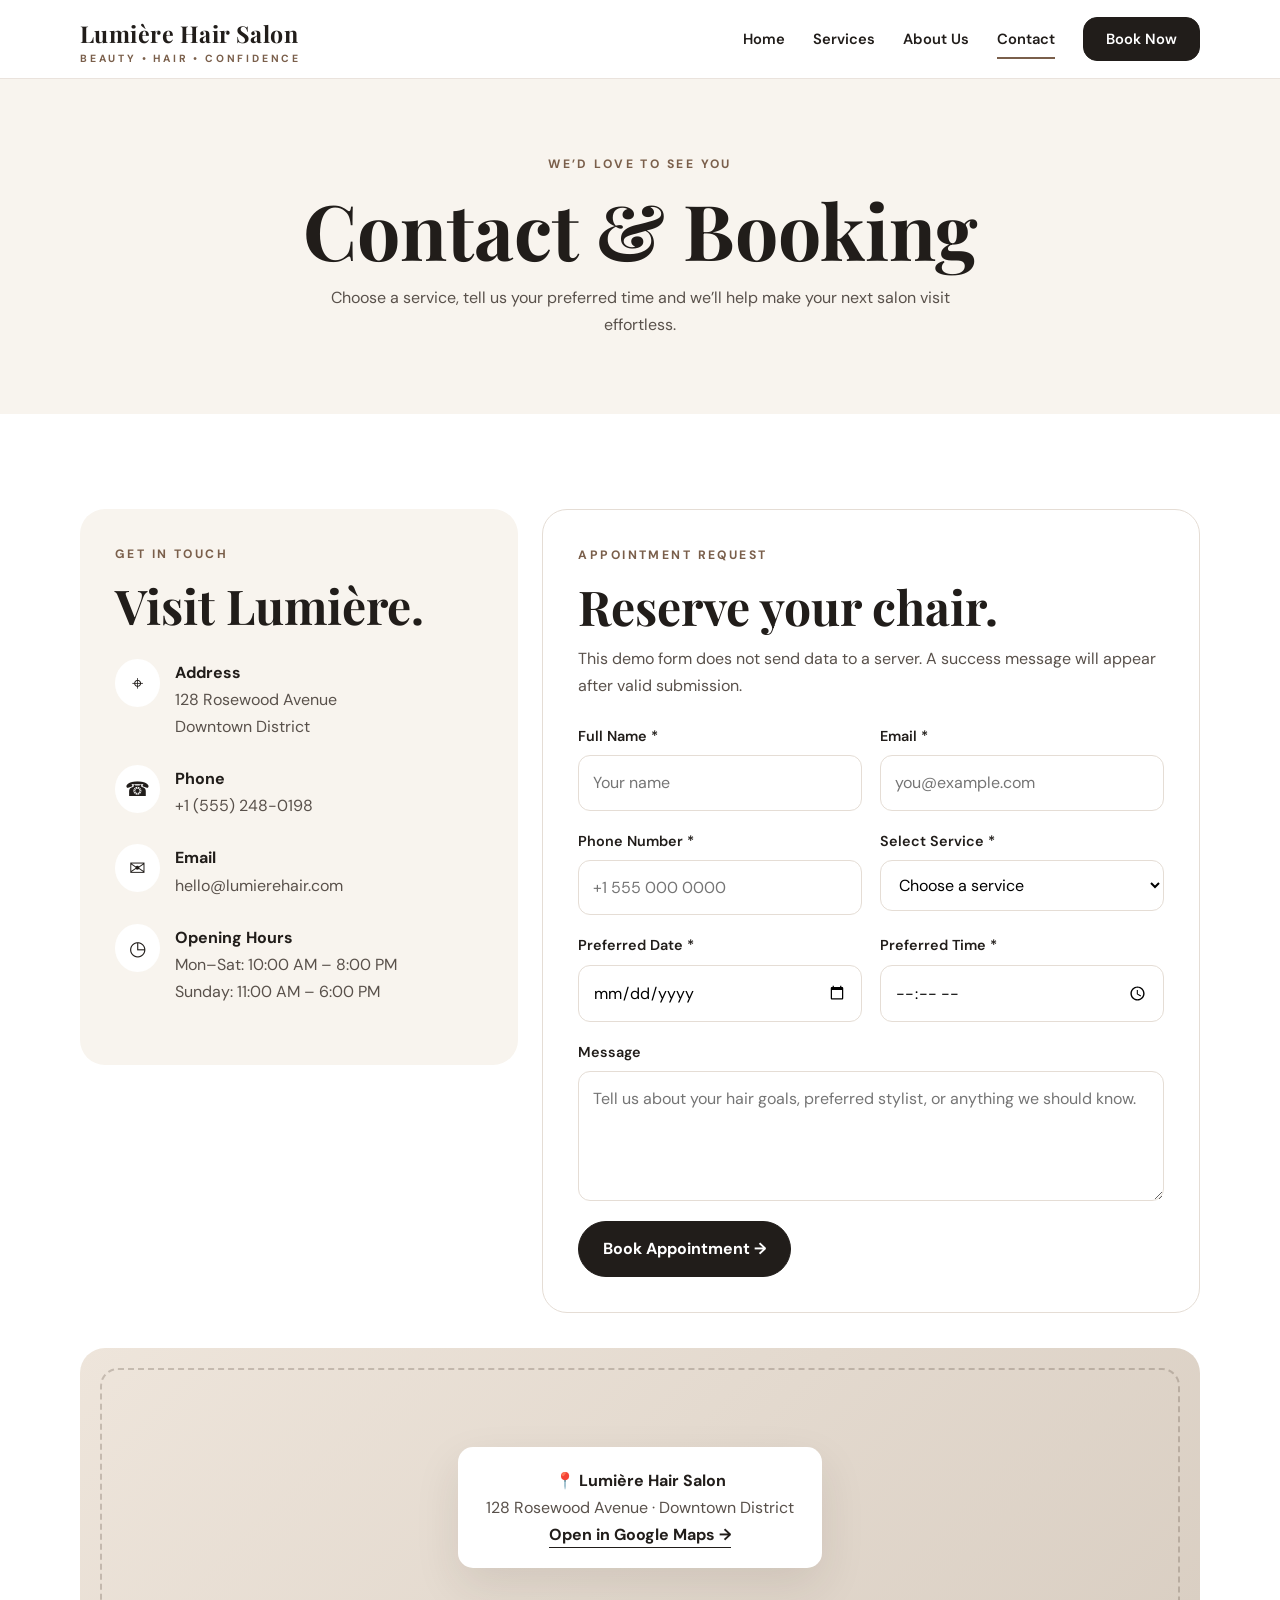
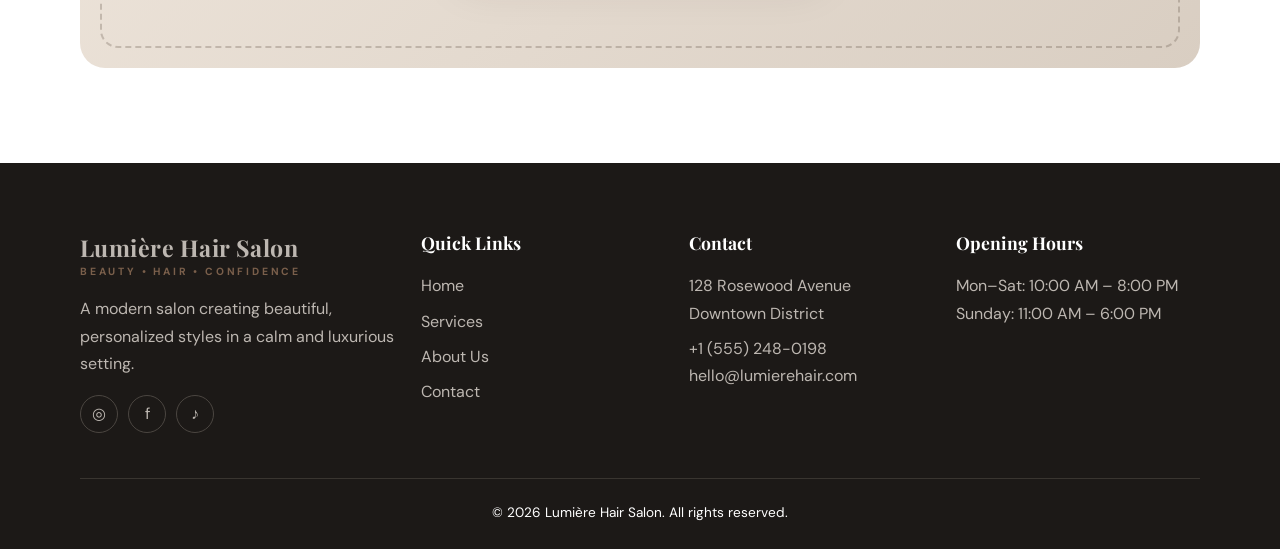
<file: hair-salon/contact.html>
<!DOCTYPE html>
<html lang="en">
<head>
  <meta charset="UTF-8">
  <meta name="viewport" content="width=device-width, initial-scale=1.0">
  <meta name="description" content="Lumière Hair Salon — modern haircuts, coloring, treatments and styling.">
  <title>Contact & Booking | Lumière Hair Salon</title>
  <link rel="stylesheet" href="css/style.css">
</head>
<body>
<nav class="navbar">
  <div class="container nav-inner">
    <a class="brand" href="index.html">Lumière Hair Salon<span>Beauty • Hair • Confidence</span></a>
    <button class="menu-toggle" aria-label="Open navigation" aria-expanded="false">☰</button>
    <div class="nav-links">
      <a class="" href="index.html">Home</a><a class="" href="services.html">Services</a><a class="" href="about.html">About Us</a><a class="active" href="contact.html">Contact</a>
      <a class="btn btn-dark" href="contact.html">Book Now</a>
    </div>
  </div>
</nav>
<main>
<section class="page-hero"><div class="container reveal"><div class="eyebrow">We’d Love To See You</div><h1>Contact & Booking</h1><p>Choose a service, tell us your preferred time and we’ll help make your next salon visit effortless.</p></div></section>
<section class="section"><div class="container contact-grid">
  <aside class="contact-info reveal">
    <div class="eyebrow">Get In Touch</div><h2>Visit Lumière.</h2>
    <div class="contact-item"><div class="icon">⌖</div><div><strong>Address</strong><p>128 Rosewood Avenue<br>Downtown District</p></div></div>
    <div class="contact-item"><div class="icon">☎</div><div><strong>Phone</strong><p>+1 (555) 248-0198</p></div></div>
    <div class="contact-item"><div class="icon">✉</div><div><strong>Email</strong><p>hello@lumierehair.com</p></div></div>
    <div class="contact-item"><div class="icon">◷</div><div><strong>Opening Hours</strong><p>Mon–Sat: 10:00 AM – 8:00 PM<br>Sunday: 11:00 AM – 6:00 PM</p></div></div>
  </aside>

  <div class="form-card reveal">
    <div class="eyebrow">Appointment Request</div><h2>Reserve your chair.</h2><p style="margin:10px 0 25px">This demo form does not send data to a server. A success message will appear after valid submission.</p>
    <form id="appointmentForm" novalidate>
      <div class="form-grid">
        <div class="field"><label for="name">Full Name *</label><input id="name" name="name" type="text" placeholder="Your name" required></div>
        <div class="field"><label for="email">Email *</label><input id="email" name="email" type="email" placeholder="you@example.com" required></div>
        <div class="field"><label for="phone">Phone Number *</label><input id="phone" name="phone" type="tel" placeholder="+1 555 000 0000" required></div>
        <div class="field"><label for="service">Select Service *</label><select id="service" name="service" required><option value="">Choose a service</option><option>Women’s Haircut — $30</option><option>Men’s Haircut — $20</option><option>Full Color — $70+</option><option>Highlights — $90+</option><option>Balayage — $120+</option><option>Root Touch-Up — $50+</option><option>Keratin Treatment — $100+</option><option>Hair Spa — $60</option><option>Deep Conditioning — $40</option><option>Blow Dry — $30</option><option>Hair Styling — $45+</option><option>Special Occasion Styling — $70+</option></select></div>
        <div class="field"><label for="date">Preferred Date *</label><input id="date" name="date" type="date" required></div>
        <div class="field"><label for="time">Preferred Time *</label><input id="time" name="time" type="time" required></div>
        <div class="field full"><label for="message">Message</label><textarea id="message" name="message" placeholder="Tell us about your hair goals, preferred stylist, or anything we should know."></textarea></div>
      </div>
      <button class="btn btn-dark" type="submit">Book Appointment →</button>
      <div id="formMessage" class="form-message" role="status"></div>
    </form>
  </div>
</div>
<div class="container"><div class="map reveal"><div class="map-content"><strong>📍 Lumière Hair Salon</strong><p>128 Rosewood Avenue · Downtown District</p><a class="text-link" href="https://www.google.com/maps/search/?api=1&query=128+Rosewood+Avenue" target="_blank" rel="noopener">Open in Google Maps →</a></div></div></div>
</section>
</main>
<footer>
  <div class="container">
    <div class="footer-grid">
      <div>
        <a class="brand" href="index.html">Lumière Hair Salon<span>Beauty • Hair • Confidence</span></a>
        <p style="margin-top:18px">A modern salon creating beautiful, personalized styles in a calm and luxurious setting.</p>
        <div class="socials"><a href="#" aria-label="Instagram">◎</a><a href="#" aria-label="Facebook">f</a><a href="#" aria-label="TikTok">♪</a></div>
      </div>
      <div><h3>Quick Links</h3><ul><li><a href="index.html">Home</a></li><li><a href="services.html">Services</a></li><li><a href="about.html">About Us</a></li><li><a href="contact.html">Contact</a></li></ul></div>
      <div><h3>Contact</h3><p>128 Rosewood Avenue<br>Downtown District</p><p style="margin-top:8px">+1 (555) 248-0198<br>hello@lumierehair.com</p></div>
      <div><h3>Opening Hours</h3><p>Mon–Sat: 10:00 AM – 8:00 PM</p><p>Sunday: 11:00 AM – 6:00 PM</p></div>
    </div>
    <div class="copyright">© 2026 Lumière Hair Salon. All rights reserved.</div>
  </div>
</footer>
<script src="js/script.js"></script></body></html>
</file>
<file: hair-salon/css/style.css>
@import url("https://fonts.googleapis.com/css2?family=DM+Sans:wght@400;500;600;700&family=Playfair+Display:wght@500;600;700&display=swap");

:root {
  --cream: #f8f4ee;
  --beige: #e9ddd0;
  --sand: #d7c3af;
  --brown: #7a5f4b;
  --dark: #211d1a;
  --muted: #6f6862;
  --white: #fff;
  --line: #e5ddd5;
  --shadow: 0 18px 45px rgba(45, 35, 28, 0.1);
  --radius: 22px;
}
* {
  box-sizing: border-box;
  margin: 0;
  padding: 0;
}
html {
  scroll-behavior: smooth;
}
body {
  font-family: "DM Sans", sans-serif;
  color: var(--dark);
  background: #fff;
  line-height: 1.7;
}
img {
  max-width: 100%;
  display: block;
}
a {
  text-decoration: none;
  color: inherit;
}
button,
input,
select,
textarea {
  font: inherit;
}
.container {
  width: min(1120px, 92%);
  margin: auto;
}
h1,
h2,
h3,
.brand {
  font-family: "Playfair Display", serif;
}
h1 {
  font-size: clamp(2.7rem, 6vw, 5.3rem);
  line-height: 1.05;
}
h2 {
  font-size: clamp(2rem, 4vw, 3rem);
  line-height: 1.15;
}
h3 {
  font-size: 1.35rem;
}
p {
  color: var(--muted);
}
.section {
  padding: 95px 0;
}
.eyebrow {
  text-transform: uppercase;
  letter-spacing: 0.2em;
  font-size: 0.76rem;
  font-weight: 700;
  color: var(--brown);
  margin-bottom: 14px;
}
.section-heading {
  text-align: center;
  max-width: 680px;
  margin: 0 auto 50px;
}
.section-heading p {
  margin-top: 15px;
}
.btn {
  display: inline-flex;
  align-items: center;
  justify-content: center;
  gap: 8px;
  padding: 13px 24px;
  border-radius: 999px;
  border: 1px solid var(--dark);
  font-weight: 700;
  transition: 0.25s ease;
  cursor: pointer;
}
.btn-dark {
  background: var(--dark);
  color: #fff;
}
.btn-dark:hover {
  transform: translateY(-3px);
  box-shadow: 0 10px 25px rgba(0, 0, 0, 0.16);
}
.btn-light {
  background: #fff;
}
.btn-light:hover {
  background: var(--cream);
  transform: translateY(-3px);
}
.navbar {
  position: sticky;
  top: 0;
  z-index: 1000;
  background: rgba(255, 255, 255, 0.92);
  backdrop-filter: blur(12px);
  border-bottom: 1px solid rgba(229, 221, 213, 0.8);
}
.nav-inner {
  height: 78px;
  display: flex;
  align-items: center;
  justify-content: space-between;
}
.brand {
  font-size: 1.45rem;
  font-weight: 700;
  letter-spacing: 0.02em;
}
.brand span {
  font-family: "DM Sans";
  font-size: 0.65rem;
  display: block;
  letter-spacing: 0.27em;
  text-transform: uppercase;
  color: var(--brown);
  line-height: 1;
}
.nav-links {
  display: flex;
  gap: 28px;
  align-items: center;
}
.nav-links a {
  font-size: 0.92rem;
  font-weight: 600;
  position: relative;
  padding: 27px 0;
}
.nav-links a:after {
  content: "";
  position: absolute;
  left: 0;
  bottom: 20px;
  width: 0;
  height: 2px;
  background: var(--brown);
  transition: 0.25s;
}
.nav-links a:hover:after,
.nav-links a.active:after {
  width: 100%;
}
.menu-toggle {
  display: none;
  background: none;
  border: 0;
  font-size: 1.6rem;
  cursor: pointer;
}
.hero {
  background: var(--cream);
  padding: 72px 0 85px;
  overflow: hidden;
}
.hero-grid {
  display: grid;
  grid-template-columns: 1.02fr 0.98fr;
  align-items: center;
  gap: 55px;
}
.hero-copy p {
  font-size: 1.08rem;
  max-width: 560px;
  margin: 25px 0 30px;
}
.hero-actions {
  display: flex;
  gap: 12px;
  flex-wrap: wrap;
}
.hero-image {
  position: relative;
}
.hero-image img {
  width: 100%;
  height: 620px;
  object-fit: cover;
  border-radius: 170px 170px 25px 25px;
  box-shadow: var(--shadow);
}
.hero-badge {
  position: absolute;
  bottom: 28px;
  left: -25px;
  background: #fff;
  padding: 18px 22px;
  border-radius: 16px;
  box-shadow: var(--shadow);
  font-weight: 700;
}
.hero-badge small {
  display: block;
  color: var(--brown);
  font-weight: 500;
}
.feature-grid,
.service-grid,
.team-grid,
.stats-grid,
.footer-grid,
.contact-grid {
  display: grid;
  gap: 24px;
}
.feature-grid {
  grid-template-columns: repeat(4, 1fr);
}
.feature-card {
  padding: 28px;
  background: var(--cream);
  border-radius: var(--radius);
  transition: 0.25s;
}
.feature-card:hover,
.service-card:hover,
.team-card:hover {
  transform: translateY(-6px);
  box-shadow: var(--shadow);
}
.icon {
  width: 48px;
  height: 48px;
  border-radius: 50%;
  background: #fff;
  display: grid;
  place-items: center;
  font-size: 1.25rem;
  margin-bottom: 20px;
}
.service-grid {
  grid-template-columns: repeat(3, 1fr);
}
.service-card {
  border: 1px solid var(--line);
  border-radius: var(--radius);
  overflow: hidden;
  background: #fff;
  transition: 0.25s;
}
.service-card img {
  height: 220px;
  width: 100%;
  object-fit: cover;
}
.service-content {
  padding: 25px;
}
.price {
  color: var(--brown);
  font-weight: 700;
  display: block;
  margin: 10px 0 16px;
}
.text-link {
  font-weight: 700;
  border-bottom: 1px solid var(--dark);
  padding-bottom: 2px;
}
.testimonials {
  background: var(--dark);
  color: #fff;
}
.testimonials p {
  color: #ddd;
}
.testimonial-grid {
  display: grid;
  grid-template-columns: repeat(3, 1fr);
  gap: 24px;
}
.quote {
  padding: 30px;
  border: 1px solid rgba(255, 255, 255, 0.16);
  border-radius: var(--radius);
}
.stars {
  color: #d7b58f;
  letter-spacing: 4px;
  margin-bottom: 16px;
}
.quote strong {
  display: block;
  margin-top: 20px;
}
.cta {
  background: var(--beige);
  text-align: center;
  border-radius: 35px;
  padding: 65px 25px;
}
.page-hero {
  background: var(--cream);
  padding: 75px 0;
  text-align: center;
}
.page-hero p {
  max-width: 620px;
  margin: 15px auto 0;
}
.category {
  margin-bottom: 65px;
}
.category-title {
  display: flex;
  align-items: center;
  gap: 15px;
  margin-bottom: 24px;
}
.category-title:after {
  content: "";
  height: 1px;
  background: var(--line);
  flex: 1;
}
.service-list {
  display: grid;
  grid-template-columns: repeat(2, 1fr);
  gap: 18px;
}
.service-row {
  display: grid;
  grid-template-columns: 70px 1fr auto;
  gap: 18px;
  align-items: center;
  padding: 20px;
  border: 1px solid var(--line);
  border-radius: 18px;
}
.service-row .mini-icon {
  width: 65px;
  height: 65px;
  border-radius: 15px;
  object-fit: cover;
}
.service-row h3 {
  font-size: 1.15rem;
}
.service-row p {
  font-size: 0.9rem;
}
.service-price {
  font-weight: 700;
  color: var(--brown);
  white-space: nowrap;
}
.about-grid {
  display: grid;
  grid-template-columns: 1fr 1fr;
  gap: 60px;
  align-items: center;
}
.about-image {
  height: 560px;
  width: 100%;
  object-fit: cover;
  border-radius: 28px;
}
.about-copy p {
  margin: 18px 0;
}
.stats-grid {
  grid-template-columns: repeat(3, 1fr);
  margin-top: 35px;
}
.stat {
  padding: 22px 0;
  border-top: 1px solid var(--line);
}
.stat strong {
  font-family: "Playfair Display";
  font-size: 2.2rem;
  display: block;
}
.team-grid {
  grid-template-columns: repeat(4, 1fr);
}
.team-card {
  background: var(--cream);
  border-radius: 22px;
  overflow: hidden;
  transition: 0.25s;
}
.team-card img {
  height: 300px;
  width: 100%;
  object-fit: cover;
}
.team-info {
  padding: 20px;
}
.team-info p {
  font-size: 0.9rem;
}
.contact-grid {
  grid-template-columns: 0.8fr 1.2fr;
  align-items: start;
}
.contact-info {
  background: var(--cream);
  padding: 35px;
  border-radius: 25px;
}
.contact-item {
  display: flex;
  gap: 15px;
  margin: 25px 0;
}
.contact-item .icon {
  flex: 0 0 45px;
  margin: 0;
}
.form-card {
  padding: 35px;
  border: 1px solid var(--line);
  border-radius: 25px;
}
.form-grid {
  display: grid;
  grid-template-columns: 1fr 1fr;
  gap: 18px;
}
.field {
  display: flex;
  flex-direction: column;
  gap: 7px;
}
.field.full {
  grid-column: 1/-1;
}
label {
  font-weight: 600;
  font-size: 0.9rem;
}
input,
select,
textarea {
  width: 100%;
  border: 1px solid var(--line);
  border-radius: 12px;
  padding: 13px 14px;
  background: #fff;
  outline: none;
  transition: 0.2s;
}
input:focus,
select:focus,
textarea:focus {
  border-color: var(--brown);
  box-shadow: 0 0 0 3px rgba(122, 95, 75, 0.08);
}
textarea {
  min-height: 130px;
  resize: vertical;
}
.form-card .btn {
  margin-top: 20px;
}
.form-message {
  display: none;
  margin-top: 18px;
  padding: 14px;
  border-radius: 12px;
  background: #edf6ed;
  color: #2f6332;
}
.form-message.show {
  display: block;
}
.map {
  height: 320px;
  background: linear-gradient(135deg, #eee5db, #d9cec2);
  border-radius: 25px;
  margin-top: 35px;
  display: grid;
  place-items: center;
  text-align: center;
  overflow: hidden;
  position: relative;
}
.map:before {
  content: "";
  position: absolute;
  inset: 20px;
  border: 2px dashed rgba(80, 65, 52, 0.25);
  border-radius: 18px;
}
.map-content {
  position: relative;
  background: #fff;
  padding: 20px 28px;
  border-radius: 15px;
  box-shadow: var(--shadow);
}
footer {
  background: #1c1917;
  color: #fff;
  padding: 65px 0 25px;
}
.footer-grid {
  grid-template-columns: 1.3fr 1fr 1fr 1fr;
}
footer p,
footer a {
  color: #bdb7b1;
}
footer h3 {
  margin-bottom: 15px;
  color: #fff;
  font-size: 1.1rem;
}
footer ul {
  list-style: none;
}
footer li {
  margin: 8px 0;
}
.socials {
  display: flex;
  gap: 10px;
  margin-top: 18px;
}
.socials a {
  width: 38px;
  height: 38px;
  border: 1px solid #4b4641;
  border-radius: 50%;
  display: grid;
  place-items: center;
  transition: 0.2s;
}
.socials a:hover {
  background: #fff;
  color: #1c1917;
}
.copyright {
  border-top: 1px solid #393530;
  margin-top: 45px;
  padding-top: 22px;
  text-align: center;
  font-size: 0.85rem;
}
.reveal {
  opacity: 0;
  transform: translateY(18px);
  transition:
    opacity 0.7s ease,
    transform 0.7s ease;
}
.reveal.visible {
  opacity: 1;
  transform: none;
}
@media (max-width: 900px) {
  .nav-links {
    position: absolute;
    top: 78px;
    left: 0;
    right: 0;
    background: #fff;
    display: none;
    flex-direction: column;
    align-items: stretch;
    padding: 15px 6%;
    box-shadow: 0 15px 25px rgba(0, 0, 0, 0.08);
  }
  .nav-links.open {
    display: flex;
  }
  .nav-links a {
    padding: 12px;
  }
  .nav-links a:after {
    bottom: 4px;
  }
  .menu-toggle {
    display: block;
  }
  .hero-grid,
  .about-grid,
  .contact-grid {
    grid-template-columns: 1fr;
  }
  .hero-image img {
    height: 500px;
  }
  .hero-badge {
    left: 15px;
  }
  .feature-grid,
  .team-grid {
    grid-template-columns: repeat(2, 1fr);
  }
  .service-grid,
  .testimonial-grid {
    grid-template-columns: 1fr 1fr;
  }
  .footer-grid {
    grid-template-columns: repeat(2, 1fr);
  }
}
@media (max-width: 620px) {
  .section {
    padding: 70px 0;
  }
  .hero {
    padding: 50px 0 65px;
  }
  .hero-image img {
    height: 420px;
    border-radius: 100px 100px 20px 20px;
  }
  .feature-grid,
  .service-grid,
  .testimonial-grid,
  .team-grid,
  .service-list,
  .stats-grid,
  .footer-grid,
  .form-grid {
    grid-template-columns: 1fr;
  }
  .service-row {
    grid-template-columns: 60px 1fr;
  }
  .service-price {
    grid-column: 2;
  }
  .service-row .mini-icon {
    width: 55px;
    height: 55px;
  }
  .field.full {
    grid-column: auto;
  }
  .form-card,
  .contact-info {
    padding: 25px;
  }
}

/* ==================================
   Lumière Hair Salon - UI Polish
   ================================== */

/* 1. Improve text readability */
:root {
  --muted: #59514b;
}

/* 2. Make navigation buttons cleaner */
.nav-links .btn,
.nav-links a.btn {
  padding: 11px 22px;
  border-radius: 14px;
  line-height: 1.4;
  white-space: nowrap;
}

/* Remove underline animation from nav button */
.nav-links a.btn::after {
  display: none;
}

/* 3. Improve hero image */
.hero-image img {
  filter: brightness(1.06) contrast(1.04);
  transition:
    transform 0.4s ease,
    filter 0.4s ease;
}

.hero-image img:hover {
  transform: scale(1.015);
}

/* 4. Improve hero description */
.hero-copy p {
  color: #514a44;
  line-height: 1.85;
}

/* 5. Smooth button interactions */
.btn {
  transition:
    background-color 0.25s ease,
    transform 0.25s ease,
    box-shadow 0.25s ease;
}

.btn:focus-visible,
.nav-links a:focus-visible {
  outline: 3px solid #b99b80;
  outline-offset: 3px;
}

/* 6. Better mobile spacing */
@media (max-width: 620px) {
  .hero-grid {
    gap: 35px;
  }

  .hero-copy p {
    font-size: 1rem;
  }

  .hero-actions {
    gap: 10px;
  }

  .hero-image img {
    height: 380px;
  }
}

/* Accessibility */
@media (prefers-reduced-motion: reduce) {
  .hero-image img,
  .btn {
    transition: none;
  }

  .hero-image img:hover,
  .btn:hover {
    transform: none;
  }
}
</file>
